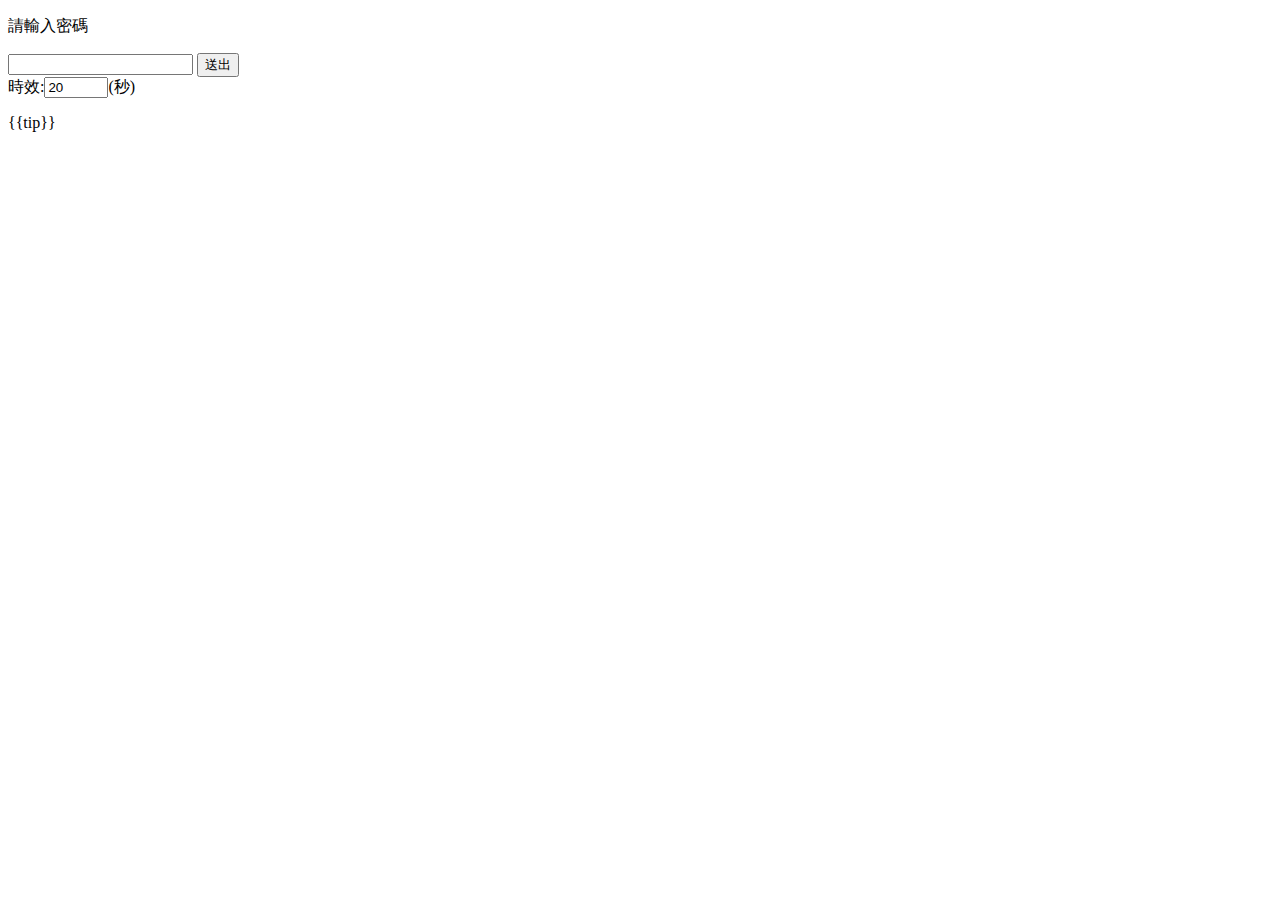
<file: 新版手勢控制門鎖系統/templates/index.html>
<!DOCTYPE html>
<html>
<head>
<meta charset="utf-8">
<title>手勢控制門鎖設定密碼網頁</title>
</head>
<body>
    <form method="post">
        <p>請輸入密碼</p>
        <input type="text" name="passinput">
        <input type="submit" name="send" value="送出"><br>
        時效:<input type="number" name="timeliness" min="20" max="240" value="20">(秒)
        <p>{{tip}}</p>
    </form>
</body>
</html>
</file>
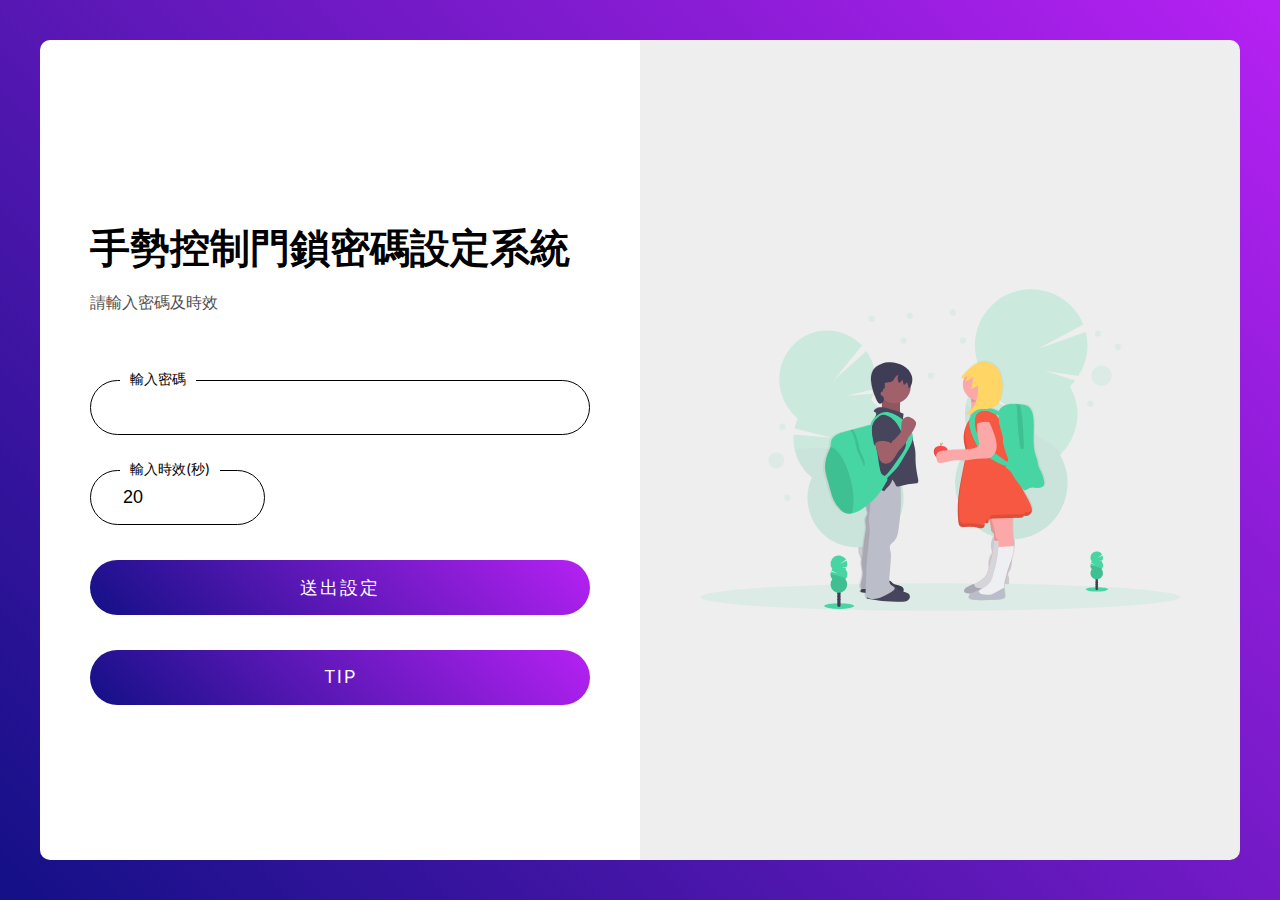
<file: 新版手勢控制門鎖系統/templates/login-page.html>
<!DOCTYPE html>
<html lang="en">

<head>
    <meta charset="UTF-8">
    <meta http-equiv="X-UA-Compatible" content="IE=edge">
    <meta name="viewport" content="width=device-width, initial-scale=1.0">
    <link rel="stylesheet" href="style.css" />
    <link rel="stylesheet"
        href="https://fonts.googleapis.com/css2?family=Material+Symbols+Rounded:opsz,wght,FILL,GRAD@48,600,0,0" />
    <title>手勢控制門鎖登入頁面</title>
</head>

<body>

    <div class="container">
        <div class="login-left">
            <div class="login-header">
                <h1>手勢控制門鎖密碼設定系統</h1>
                <p>請輸入密碼及時效</p>
            </div>
            <form class="login-form" autocomplete="off">
                <div class="login-form-content">
                    <div class="form-item">
                        <label for="passwordForm">輸入密碼</label>
                        <input type="password" id="passwordForm">
                    </div>
                    <div class="form-item">
                        <label for="passwordForm">輸入時效(秒)</label>
                        <input type="number" name="timeliness" min="20" max="240" value="20" >
                    </div>
                    <button type="submit">送出設定</button>
                    <div class="form-item">
                        <div class="tip">
                            tip
                        </div>
                    </div>
                </div>
            </form>
        </div>
        <div class="login-right">
            <img src="./image.svg" alt="image">
        </div>
    </div>

    <!-- <div class="login-card">
        <div class="login-card-logo">
            <img src="logo.png" alt="logo">
        </div>
        <div class="login-card-header">
            <h1>Sign In</h1>
            <div>Please login to use the platform</div>
        </div>
        <form class="login-card-form">
            <div class="form-item">
                <span class="form-item-icon material-symbols-rounded">mail</span>
                <input type="text" placeholder="Enter Email" id="emailForm" autofocus required>
            </div>
            <div class="form-item">
                <span class="form-item-icon material-symbols-rounded">lock</span>
                <input type="password" placeholder="Enter Password" id="passwordForm" required>
            </div>
            <div class="form-item-other">
                <div class="checkbox">
                    <input type="checkbox" id="rememberMeCheckbox" checked>
                    <label for="rememberMeCheckbox">Remember me</label>
                </div>
                <a href="#">I forgot my password!</a>
            </div>
            <button type="submit">Sign In</button>
        </form>
        <div class="login-card-footer">
            Don't have an account? <a href="#">Create a free account.</a>
        </div>

        <div class="login-card-social-btns">
            <a href="#">
                <svg xmlns="http://www.w3.org/2000/svg" class="icon icon-tabler icon-tabler-brand-facebook" width="24"
                    height="24" viewBox="0 0 24 24" stroke-width="2" stroke="currentColor" fill="none"
                    stroke-linecap="round" stroke-linejoin="round">
                    <path stroke="none" d="M0 0h24v24H0z" fill="none"></path>
                    <path d="M7 10v4h3v7h4v-7h3l1 -4h-4v-2a1 1 0 0 1 1 -1h3v-4h-3a5 5 0 0 0 -5 5v2h-3"></path>
                </svg>
            </a>
            <a href="#">
                <svg xmlns="http://www.w3.org/2000/svg" class="icon icon-tabler icon-tabler-brand-google" width="24"
                    height="24" viewBox="0 0 24 24" stroke-width="3" stroke="currentColor" fill="none"
                    stroke-linecap="round" stroke-linejoin="round">
                    <path stroke="none" d="M0 0h24v24H0z" fill="none"></path>
                    <path d="M17.788 5.108a9 9 0 1 0 3.212 6.892h-8"></path>
                </svg>
            </a>
        </div>
    </div>

    <div class="login-cover">
        <img src="./image.svg" alt="image">
    </div> -->

</body>

</html>
</file>
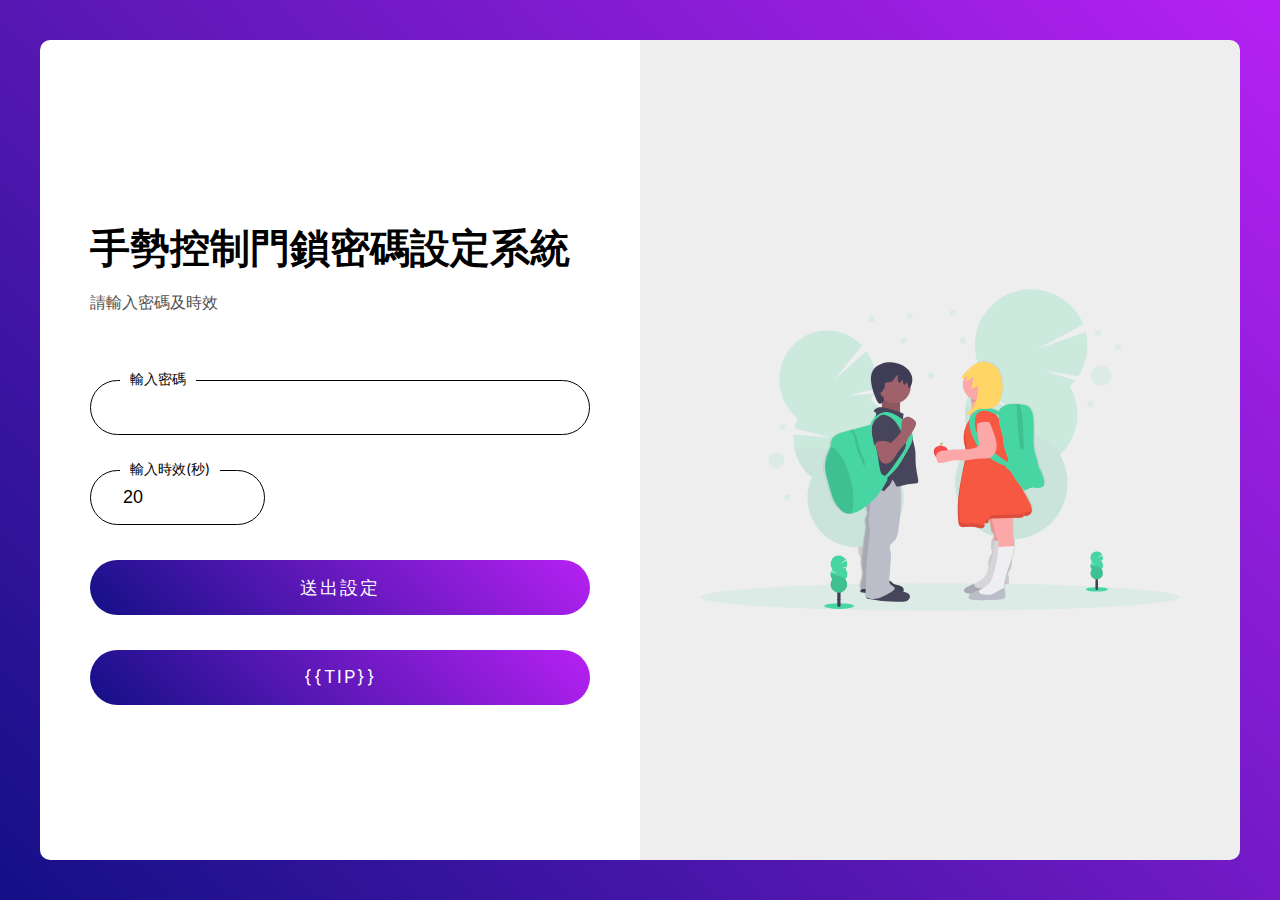
<file: 新版手勢控制門鎖系統含開門系統/templates/login-page.html>
<!DOCTYPE html>
<html lang="en">

<head>
    <meta charset="UTF-8">
    <meta http-equiv="X-UA-Compatible" content="IE=edge">
    <meta name="viewport" content="width=device-width, initial-scale=1.0">
    <link rel="stylesheet" href="style.css" />
    <link rel="stylesheet"
        href="https://fonts.googleapis.com/css2?family=Material+Symbols+Rounded:opsz,wght,FILL,GRAD@48,600,0,0" />
    <title>手勢控制門鎖登入頁面</title>
</head>

<body>

    <div class="container">
        <div class="login-left">
            <div class="login-header">
                <h1>手勢控制門鎖密碼設定系統</h1>
                <p>請輸入密碼及時效</p>
            </div>
            <form class="login-form" autocomplete="off">
                <div class="login-form-content">
                    <div class="form-item">
                        <label for="passwordForm">輸入密碼</label>
                        <input type="password" id="passwordForm">
                    </div>
                    <div class="form-item">
                        <label for="passwordForm">輸入時效(秒)</label>
                        <input type="number" name="timeliness" min="20" max="240" value="20" >
                    </div>
                    <button type="submit">送出設定</button>
                    <div class="form-item">
                        <div class="tip">
                            {{tip}}
                        </div>
                    </div>
                </div>
            </form>
        </div>
        <div class="login-right">
            <img src="./image.svg" alt="image">
        </div>
    </div>

    <!-- <div class="login-card">
        <div class="login-card-logo">
            <img src="logo.png" alt="logo">
        </div>
        <div class="login-card-header">
            <h1>Sign In</h1>
            <div>Please login to use the platform</div>
        </div>
        <form class="login-card-form">
            <div class="form-item">
                <span class="form-item-icon material-symbols-rounded">mail</span>
                <input type="text" placeholder="Enter Email" id="emailForm" autofocus required>
            </div>
            <div class="form-item">
                <span class="form-item-icon material-symbols-rounded">lock</span>
                <input type="password" placeholder="Enter Password" id="passwordForm" required>
            </div>
            <div class="form-item-other">
                <div class="checkbox">
                    <input type="checkbox" id="rememberMeCheckbox" checked>
                    <label for="rememberMeCheckbox">Remember me</label>
                </div>
                <a href="#">I forgot my password!</a>
            </div>
            <button type="submit">Sign In</button>
        </form>
        <div class="login-card-footer">
            Don't have an account? <a href="#">Create a free account.</a>
        </div>

        <div class="login-card-social-btns">
            <a href="#">
                <svg xmlns="http://www.w3.org/2000/svg" class="icon icon-tabler icon-tabler-brand-facebook" width="24"
                    height="24" viewBox="0 0 24 24" stroke-width="2" stroke="currentColor" fill="none"
                    stroke-linecap="round" stroke-linejoin="round">
                    <path stroke="none" d="M0 0h24v24H0z" fill="none"></path>
                    <path d="M7 10v4h3v7h4v-7h3l1 -4h-4v-2a1 1 0 0 1 1 -1h3v-4h-3a5 5 0 0 0 -5 5v2h-3"></path>
                </svg>
            </a>
            <a href="#">
                <svg xmlns="http://www.w3.org/2000/svg" class="icon icon-tabler icon-tabler-brand-google" width="24"
                    height="24" viewBox="0 0 24 24" stroke-width="3" stroke="currentColor" fill="none"
                    stroke-linecap="round" stroke-linejoin="round">
                    <path stroke="none" d="M0 0h24v24H0z" fill="none"></path>
                    <path d="M17.788 5.108a9 9 0 1 0 3.212 6.892h-8"></path>
                </svg>
            </a>
        </div>
    </div>

    <div class="login-cover">
        <img src="./image.svg" alt="image">
    </div> -->

</body>

</html>
</file>
<file: 新版手勢控制門鎖系統/templates/style.css>
@import url("https://fonts.googleapis.com/css2?family=Inter:wght@300;600&display=swap");
* {
  box-sizing: border-box;
}

body {
  padding: 0;
  margin: 0;
  font-family: "Inter", sans-serif;
  background: linear-gradient(45deg, #131086, #b621f3);
  padding: 40px;
}

.container {
  min-height: calc(100vh - 80px);
  display: grid;
  grid-template-columns: 50% 50%;
  border-radius: 10px;
  overflow: hidden;
}

.login-left {
  display: flex;
  flex-direction: column;
  justify-content: center;
  padding-left: 150px;
  background-color: white;
}

.login-right {
  background-color: #eeeeee;
  display: flex;
  justify-content: center;
}
.login-right img {
  width: 80%;
}

.login-header {
  margin-bottom: 50px;
}
.login-header h1 {
  font-size: 40px;
  margin-bottom: 10px;
}
.login-header p {
  opacity: 0.7;
}

.login-form {
  width: 450px;
}
.login-form-content {
  display: flex;
  flex-direction: column;
  gap: 35px;
}
.login-form-footer {
  display: flex;
  gap: 30px;
  margin-top: 70px;
}
.login-form-footer a {
  flex: 6;
  gap: 15px;
  border-radius: 100px;
  padding: 0.6rem;
  justify-content: center;
  border: 1px solid black;
  display: flex;
  align-items: center;
  color: black;
  text-decoration: none;
}
.login-form-footer a:hover {
  background-color: #eeeeee;
}

.form-item label:not(.checkboxLabel) {
  display: inline-block;
  background-color: white;
  margin-bottom: 10px;
  position: absolute;
  padding: 0 10px;
  transform: translate(30px, -10px);
  font-size: 14px;
}

input[type=number] {
  border: 1px solid black;
  outline: none;
  height: 55px;
  padding: 0 2rem;
  border-radius: 100px;
  width: 35%;
  transition: background 0.5s;
  font-size: 18px;
}

input[type=password]{
  border: 1px solid black;
  outline: none;
  height: 55px;
  padding: 0 2rem;
  border-radius: 100px;
  width: 100%;
  transition: background 0.5s;
  font-size: 18px;
}
input[type=text]:focus,
input[type=password]:focus,
input[type=email]:focus {
  border-color: #131086;
}

.tip{
  border: none;
  background: linear-gradient(45deg, #131086, #b621f3);
  color: white;
  padding: 1rem;
  border-radius: 100px;
  text-align: center;
  text-transform: uppercase;
  letter-spacing: 2px;
  font-size: 18px;
  height: 55px;
  cursor: pointer;
}

.checkbox {
  display: flex;
  align-items: center;
  gap: 7px;
}

input[type=checkbox] {
  width: 20px;
  height: 20px;
  accent-color: #131086;
}
input[type=text],
button {
  border: none;
  background: linear-gradient(45deg, #131086, #b621f3);
  color: white;
  padding: 1rem;
  border-radius: 100px;
  text-align: center;
  text-transform: uppercase;
  letter-spacing: 2px;
  font-size: 18px;
  height: 55px;
  cursor: pointer;
}

/* Responsive */
@media (max-width: 1350px) {
  .login-left {
    padding: 50px !important;
  }
  .login-form {
    width: 100%;
  }
  .login-form-footer {
    flex-direction: column;
    gap: 15px;
  }
}
@media (max-width: 768px) {
  body {
    padding: 20px;
  }
  .container {
    grid-template-columns: auto;
  }
  .login-right {
    display: none;
  }
}/*# sourceMappingURL=style.css.map */
</file>
<file: 新版手勢控制門鎖系統含開門系統/templates/style.css>
@import url("https://fonts.googleapis.com/css2?family=Inter:wght@300;600&display=swap");
* {
  box-sizing: border-box;
}

body {
  padding: 0;
  margin: 0;
  font-family: "Inter", sans-serif;
  background: linear-gradient(45deg, #131086, #b621f3);
  padding: 40px;
}

.container {
  min-height: calc(100vh - 80px);
  display: grid;
  grid-template-columns: 50% 50%;
  border-radius: 10px;
  overflow: hidden;
}

.login-left {
  display: flex;
  flex-direction: column;
  justify-content: center;
  padding-left: 150px;
  background-color: white;
}

.login-right {
  background-color: #eeeeee;
  display: flex;
  justify-content: center;
}
.login-right img {
  width: 80%;
}

.login-header {
  margin-bottom: 50px;
}
.login-header h1 {
  font-size: 40px;
  margin-bottom: 10px;
}
.login-header p {
  opacity: 0.7;
}

.login-form {
  width: 450px;
}
.login-form-content {
  display: flex;
  flex-direction: column;
  gap: 35px;
}
.login-form-footer {
  display: flex;
  gap: 30px;
  margin-top: 70px;
}
.login-form-footer a {
  flex: 6;
  gap: 15px;
  border-radius: 100px;
  padding: 0.6rem;
  justify-content: center;
  border: 1px solid black;
  display: flex;
  align-items: center;
  color: black;
  text-decoration: none;
}
.login-form-footer a:hover {
  background-color: #eeeeee;
}

.form-item label:not(.checkboxLabel) {
  display: inline-block;
  background-color: white;
  margin-bottom: 10px;
  position: absolute;
  padding: 0 10px;
  transform: translate(30px, -10px);
  font-size: 14px;
}

input[type=number] {
  border: 1px solid black;
  outline: none;
  height: 55px;
  padding: 0 2rem;
  border-radius: 100px;
  width: 35%;
  transition: background 0.5s;
  font-size: 18px;
}

input[type=password]{
  border: 1px solid black;
  outline: none;
  height: 55px;
  padding: 0 2rem;
  border-radius: 100px;
  width: 100%;
  transition: background 0.5s;
  font-size: 18px;
}
input[type=text]:focus,
input[type=password]:focus,
input[type=email]:focus {
  border-color: #131086;
}

.tip{
  border: none;
  background: linear-gradient(45deg, #131086, #b621f3);
  color: white;
  padding: 1rem;
  border-radius: 100px;
  text-align: center;
  text-transform: uppercase;
  letter-spacing: 2px;
  font-size: 18px;
  height: 55px;
  cursor: pointer;
}

.checkbox {
  display: flex;
  align-items: center;
  gap: 7px;
}

input[type=checkbox] {
  width: 20px;
  height: 20px;
  accent-color: #131086;
}
input[type=text],
button {
  border: none;
  background: linear-gradient(45deg, #131086, #b621f3);
  color: white;
  padding: 1rem;
  border-radius: 100px;
  text-align: center;
  text-transform: uppercase;
  letter-spacing: 2px;
  font-size: 18px;
  height: 55px;
  cursor: pointer;
}

/* Responsive */
@media (max-width: 1350px) {
  .login-left {
    padding: 50px !important;
  }
  .login-form {
    width: 100%;
  }
  .login-form-footer {
    flex-direction: column;
    gap: 15px;
  }
}
@media (max-width: 768px) {
  body {
    padding: 20px;
  }
  .container {
    grid-template-columns: auto;
  }
  .login-right {
    display: none;
  }
}/*# sourceMappingURL=style.css.map */
</file>
